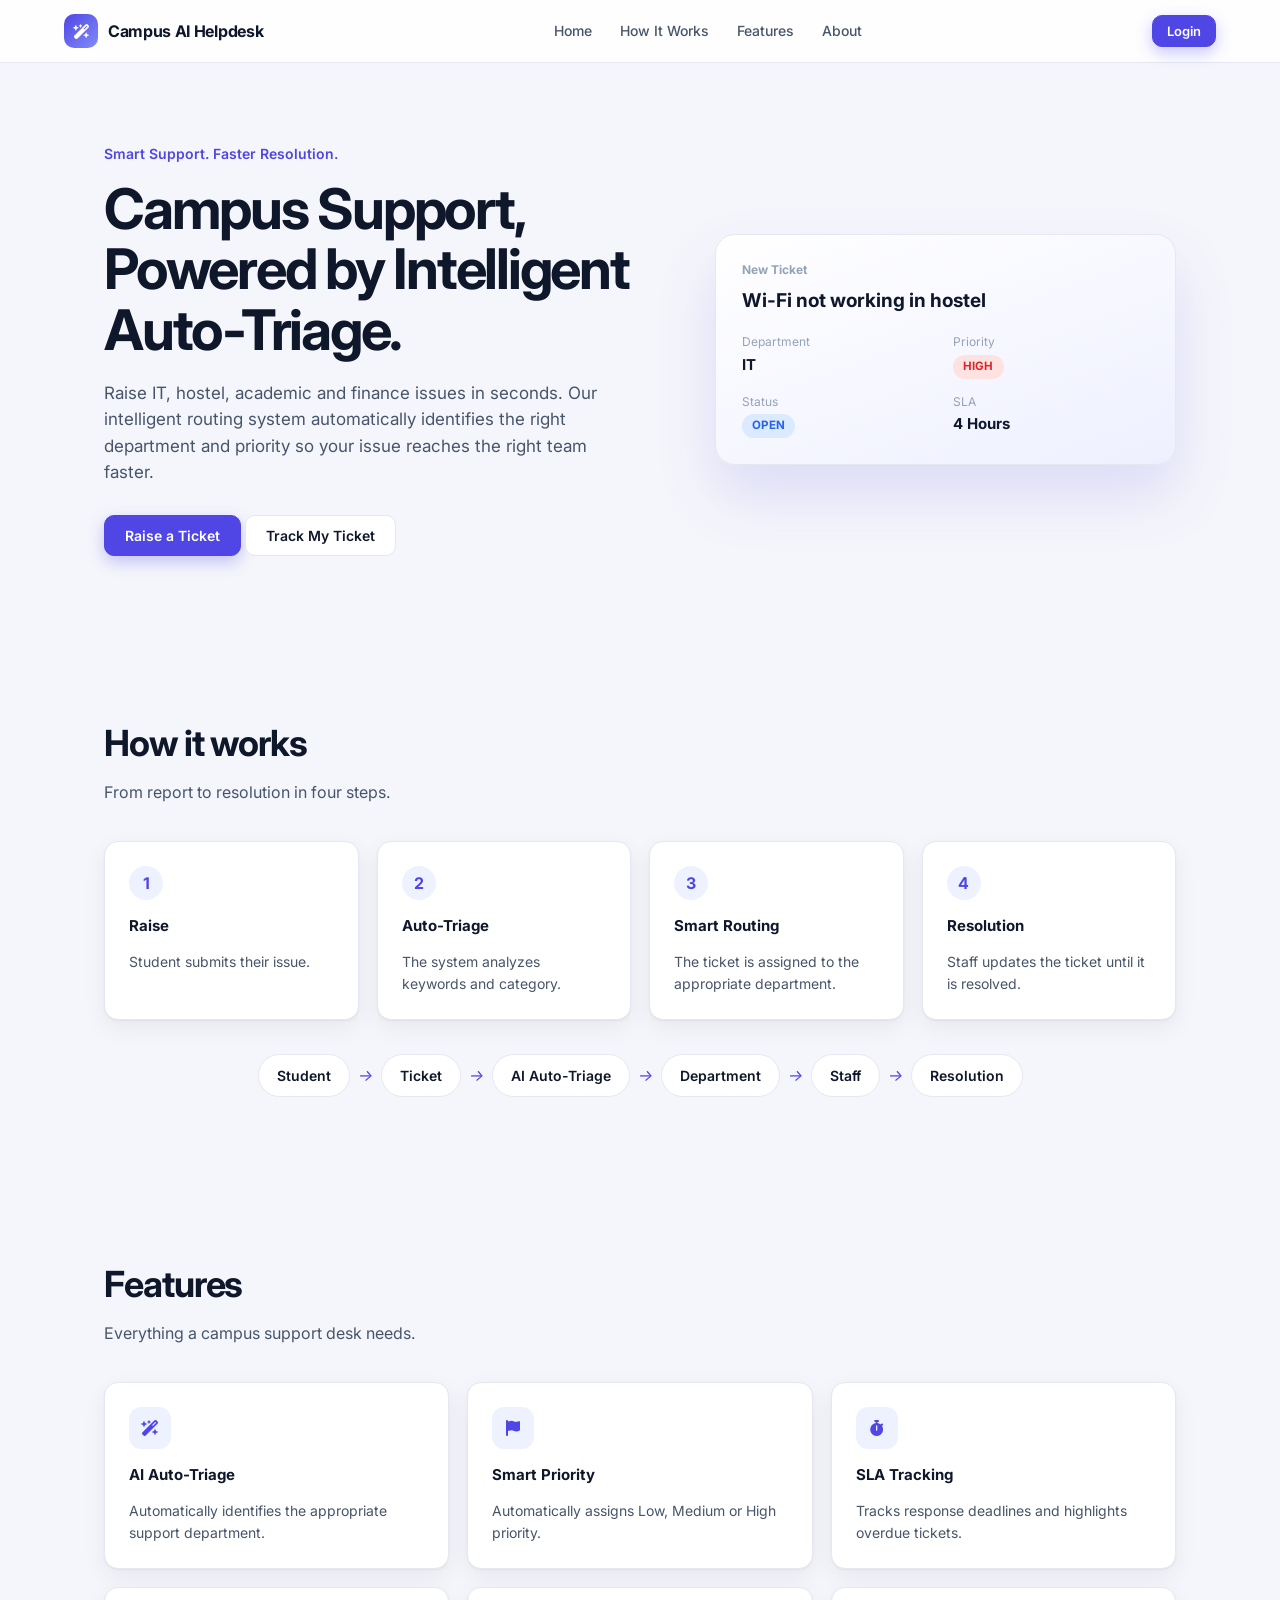
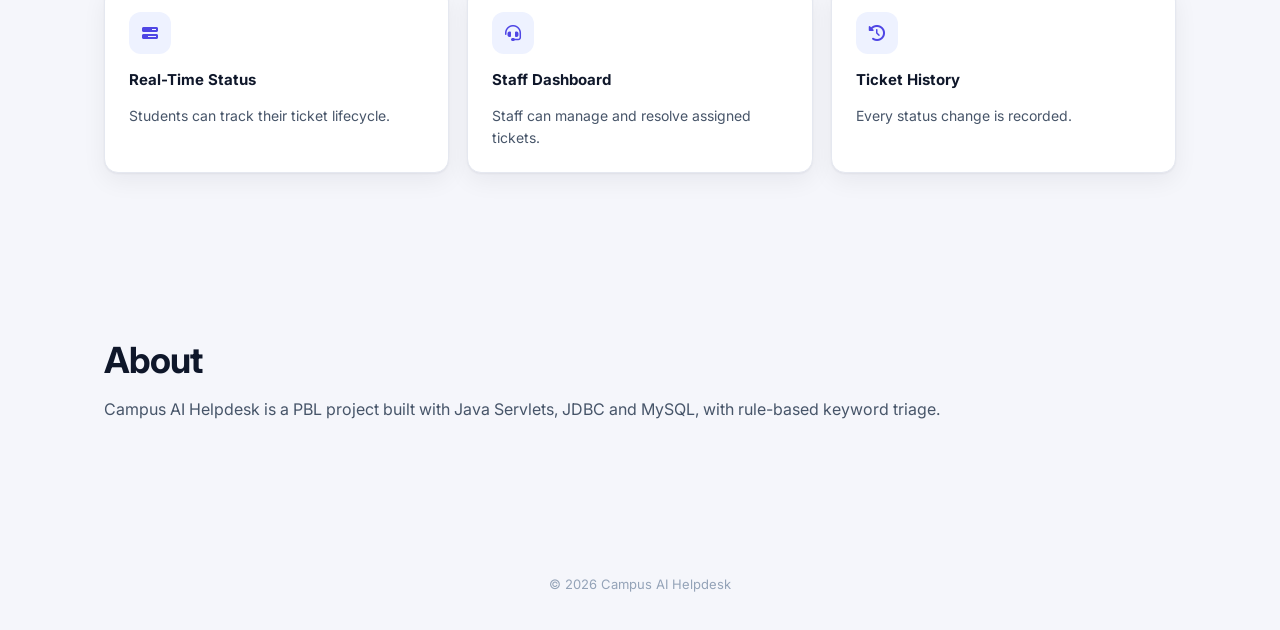
<file: helpdesk/index.html>
<!doctype html><html lang="en"><head><title>Campus AI Helpdesk - Smart Support. Faster Resolution.</title><meta charset="utf-8"><meta name="viewport" content="width=device-width,initial-scale=1"><link rel="preconnect" href="https://fonts.googleapis.com"><link href="https://fonts.googleapis.com/css2?family=Inter:wght@400;500;600;700;800&display=swap" rel="stylesheet"><link rel="stylesheet" href="https://cdnjs.cloudflare.com/ajax/libs/font-awesome/6.5.1/css/all.min.css"><link rel="stylesheet" href="css/style.css"></head><body data-page="home">
<header class="nav"><span class="logo"><i class="fa-solid fa-wand-magic-sparkles"></i>Campus AI Helpdesk</span><nav><a href="#">Home</a><a href="#how">How It Works</a><a href="#features">Features</a><a href="#about">About</a></nav><a class="btn p sm" href="login.html">Login</a></header>
<section class="hero"><div><div class="tag">Smart Support. Faster Resolution.</div><h1>Campus Support, Powered by Intelligent Auto-Triage.</h1><p>Raise IT, hostel, academic and finance issues in seconds. Our intelligent routing system automatically identifies the right department and priority so your issue reaches the right team faster.</p><a class="btn p" href="raise-ticket.html">Raise a Ticket</a> <a class="btn" href="my-tickets.html">Track My Ticket</a></div>
<div class="mock"><h4>New Ticket</h4><h3>Wi-Fi not working in hostel</h3><div class="kv"><div><small>Department</small><b>IT</b></div><div><small>Priority</small><span class="badge HIGH">HIGH</span></div><div><small>Status</small><span class="badge OPEN">OPEN</span></div><div><small>SLA</small><b>4 Hours</b></div></div></div></section>
<section class="sec" id="how"><h2>How it works</h2><p>From report to resolution in four steps.</p><div class="steps">
<div class="card"><b>1</b><h3>Raise</h3><p>Student submits their issue.</p></div><div class="card"><b>2</b><h3>Auto-Triage</h3><p>The system analyzes keywords and category.</p></div><div class="card"><b>3</b><h3>Smart Routing</h3><p>The ticket is assigned to the appropriate department.</p></div><div class="card"><b>4</b><h3>Resolution</h3><p>Staff updates the ticket until it is resolved.</p></div></div>
<div class="flow"><span>Student</span><i>→</i><span>Ticket</span><i>→</i><span>AI Auto-Triage</span><i>→</i><span>Department</span><i>→</i><span>Staff</span><i>→</i><span>Resolution</span></div></section>
<section class="sec" id="features"><h2>Features</h2><p>Everything a campus support desk needs.</p><div class="feat">
<div class="card"><i class="fa-solid fa-wand-magic-sparkles"></i><h3>AI Auto-Triage</h3><p>Automatically identifies the appropriate support department.</p></div><div class="card"><i class="fa-solid fa-flag"></i><h3>Smart Priority</h3><p>Automatically assigns Low, Medium or High priority.</p></div><div class="card"><i class="fa-solid fa-stopwatch"></i><h3>SLA Tracking</h3><p>Tracks response deadlines and highlights overdue tickets.</p></div><div class="card"><i class="fa-solid fa-bars-progress"></i><h3>Real-Time Status</h3><p>Students can track their ticket lifecycle.</p></div><div class="card"><i class="fa-solid fa-headset"></i><h3>Staff Dashboard</h3><p>Staff can manage and resolve assigned tickets.</p></div><div class="card"><i class="fa-solid fa-clock-rotate-left"></i><h3>Ticket History</h3><p>Every status change is recorded.</p></div></div></section>
<section class="sec" id="about"><h2>About</h2><p>Campus AI Helpdesk is a PBL project built with Java Servlets, JDBC and MySQL, with rule-based keyword triage.</p></section><footer>© 2026 Campus AI Helpdesk</footer></body></html>
</file>
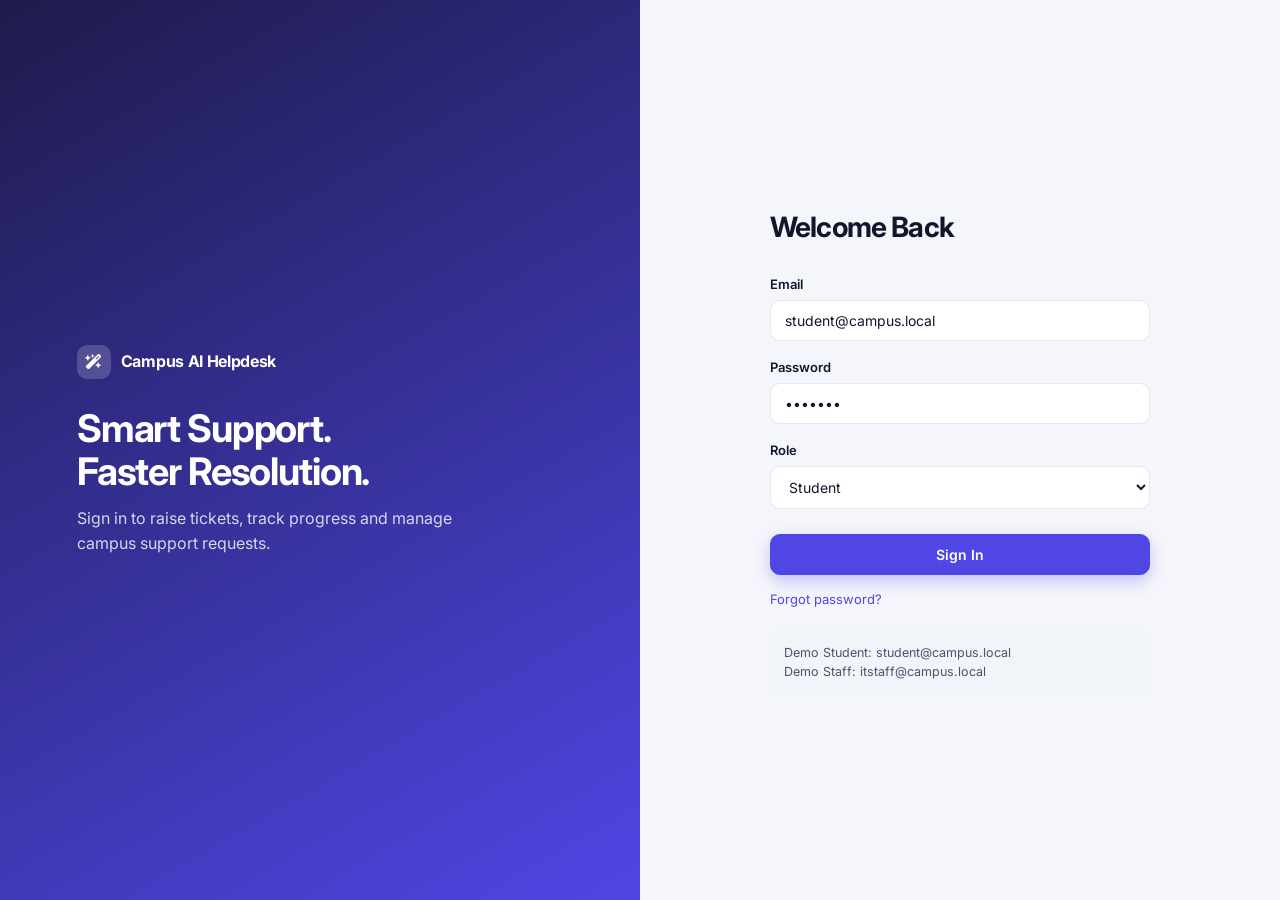
<file: helpdesk/login.html>
<!doctype html><html lang="en"><head><title>Sign in - Campus AI Helpdesk</title><meta charset="utf-8"><meta name="viewport" content="width=device-width,initial-scale=1"><link rel="preconnect" href="https://fonts.googleapis.com"><link href="https://fonts.googleapis.com/css2?family=Inter:wght@400;500;600;700;800&display=swap" rel="stylesheet"><link rel="stylesheet" href="https://cdnjs.cloudflare.com/ajax/libs/font-awesome/6.5.1/css/all.min.css"><link rel="stylesheet" href="css/style.css"></head><body data-page="login"><div class="auth"><div class="l"><span class="logo"><i class="fa-solid fa-wand-magic-sparkles"></i>Campus AI Helpdesk</span><h1>Smart Support.<br>Faster Resolution.</h1><p>Sign in to raise tickets, track progress and manage campus support requests.</p></div><div class="r"><form id="lf" novalidate><h2>Welcome Back</h2>
<label for="em">Email</label><input id="em" type="email" value="student@campus.local"><div class="err" id="ee"></div>
<label for="pw">Password</label><input id="pw" type="password" value="demo123"><div class="err" id="pe"></div>
<label for="role">Role</label><select id="role"><option>Student</option><option>Staff</option></select><br><br>
<button class="btn p" style="width:100%;justify-content:center">Sign In</button><p style="margin-top:14px;font-size:13px"><a href="#" id="fp" style="color:var(--ind)">Forgot password?</a></p>
<div class="demo">Demo Student: student@campus.local<br>Demo Staff: itstaff@campus.local</div></form></div></div><div id="modal"></div><script src="js/script.js"></script></body></html>
</file>
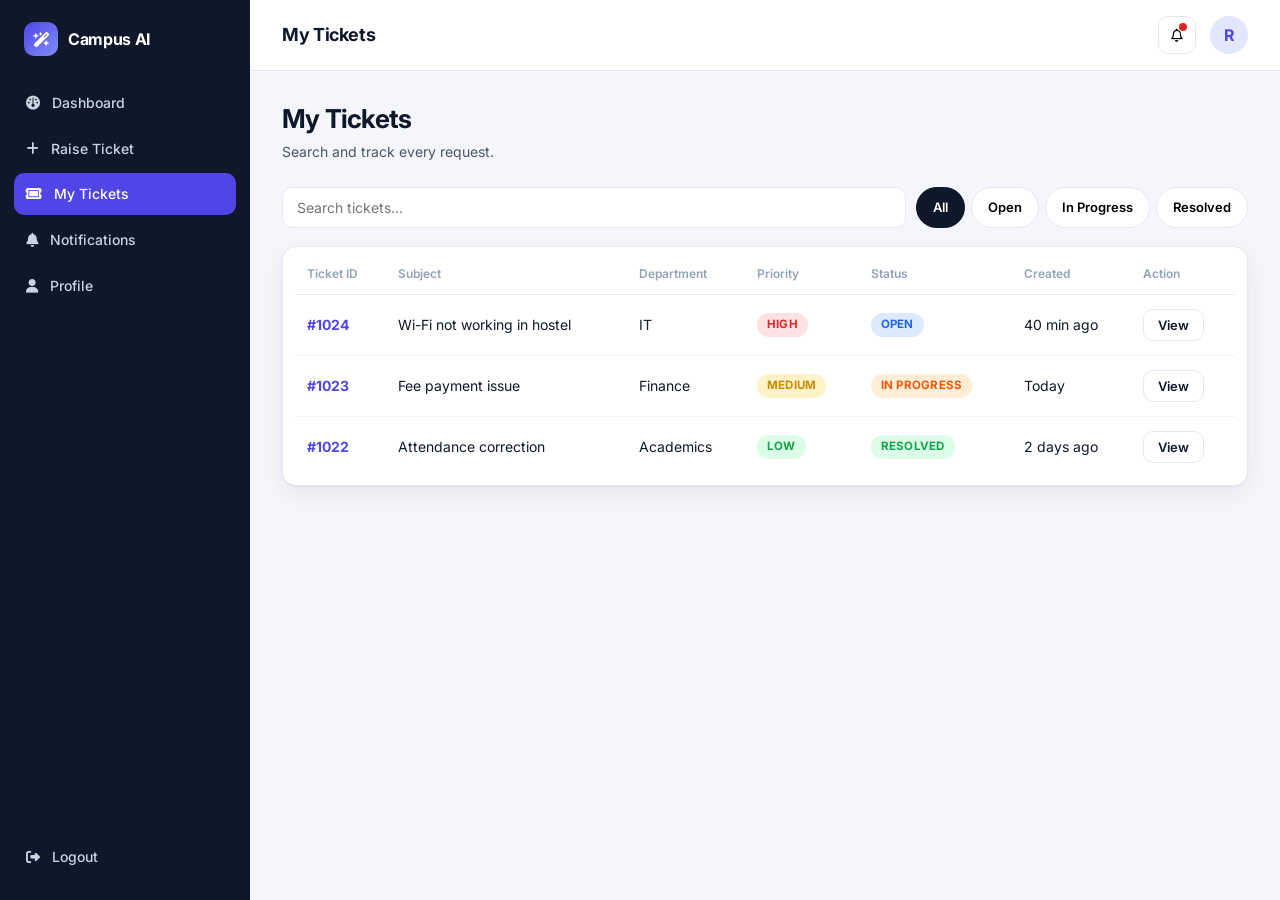
<file: helpdesk/my-tickets.html>
<!doctype html><html lang="en"><head><title>My Tickets - Campus AI Helpdesk</title><meta charset="utf-8"><meta name="viewport" content="width=device-width,initial-scale=1"><link rel="preconnect" href="https://fonts.googleapis.com"><link href="https://fonts.googleapis.com/css2?family=Inter:wght@400;500;600;700;800&display=swap" rel="stylesheet"><link rel="stylesheet" href="https://cdnjs.cloudflare.com/ajax/libs/font-awesome/6.5.1/css/all.min.css"><link rel="stylesheet" href="css/style.css"></head><body data-page="my-tickets"><div class="shell"><aside id="side"></aside><div class="content"><header class="top" id="top"></header><main id="main"></main></div></div><div id="modal"></div><script src="js/script.js"></script></body></html>
</file>
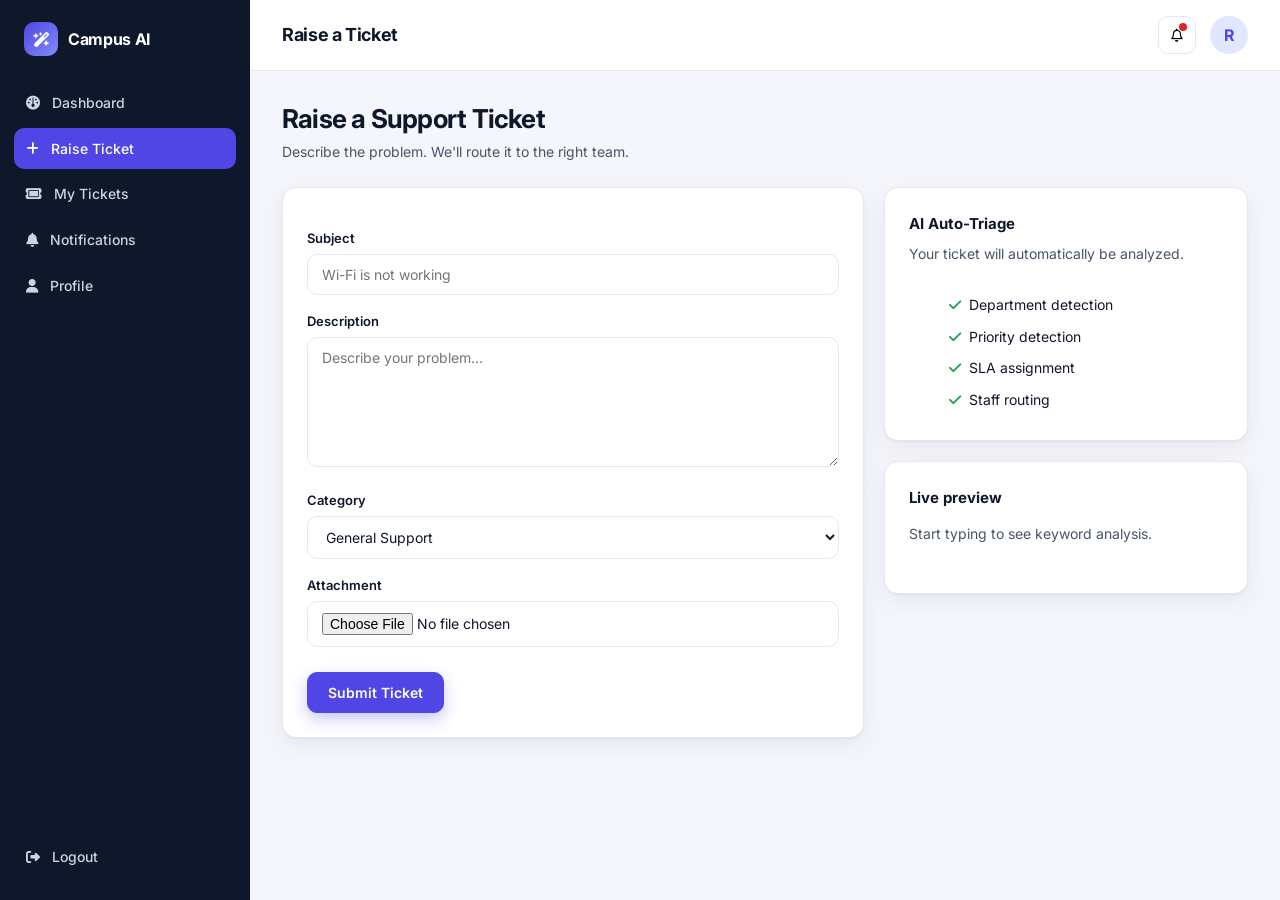
<file: helpdesk/raise-ticket.html>
<!doctype html><html lang="en"><head><title>Raise a Ticket - Campus AI Helpdesk</title><meta charset="utf-8"><meta name="viewport" content="width=device-width,initial-scale=1"><link rel="preconnect" href="https://fonts.googleapis.com"><link href="https://fonts.googleapis.com/css2?family=Inter:wght@400;500;600;700;800&display=swap" rel="stylesheet"><link rel="stylesheet" href="https://cdnjs.cloudflare.com/ajax/libs/font-awesome/6.5.1/css/all.min.css"><link rel="stylesheet" href="css/style.css"></head><body data-page="raise-ticket"><div class="shell"><aside id="side"></aside><div class="content"><header class="top" id="top"></header><main id="main"></main></div></div><div id="modal"></div><script src="js/script.js"></script></body></html>
</file>
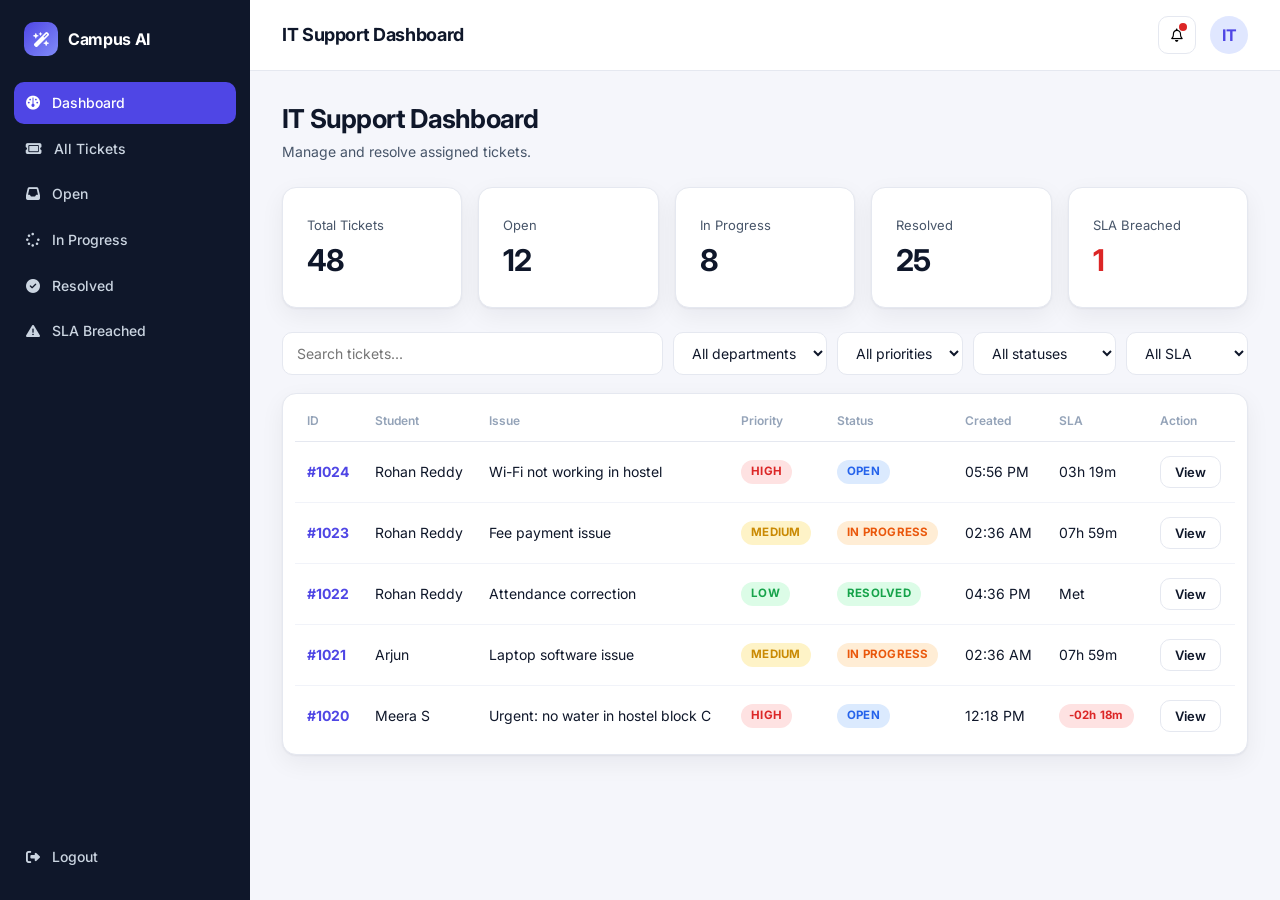
<file: helpdesk/staff-dashboard.html>
<!doctype html><html lang="en"><head><title>Staff Dashboard - Campus AI Helpdesk</title><meta charset="utf-8"><meta name="viewport" content="width=device-width,initial-scale=1"><link rel="preconnect" href="https://fonts.googleapis.com"><link href="https://fonts.googleapis.com/css2?family=Inter:wght@400;500;600;700;800&display=swap" rel="stylesheet"><link rel="stylesheet" href="https://cdnjs.cloudflare.com/ajax/libs/font-awesome/6.5.1/css/all.min.css"><link rel="stylesheet" href="css/style.css"></head><body data-page="staff-dashboard"><div class="shell"><aside id="side"></aside><div class="content"><header class="top" id="top"></header><main id="main"></main></div></div><div id="modal"></div><script src="js/script.js"></script></body></html>
</file>
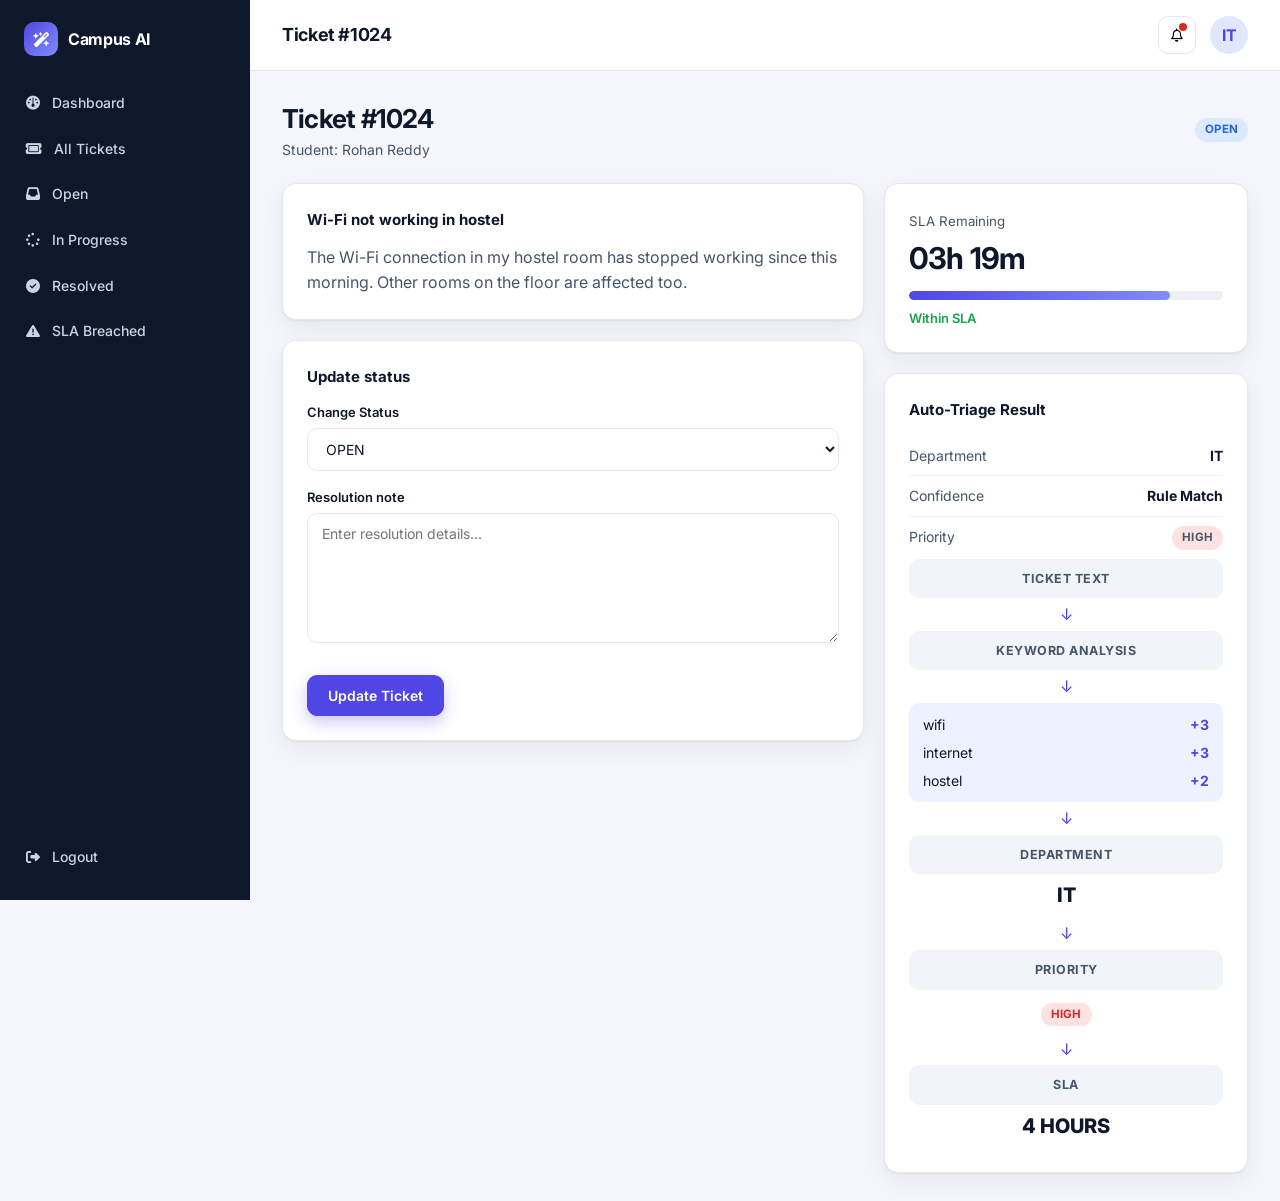
<file: helpdesk/staff-ticket-details.html>
<!doctype html><html lang="en"><head><title>Staff Ticket - Campus AI Helpdesk</title><meta charset="utf-8"><meta name="viewport" content="width=device-width,initial-scale=1"><link rel="preconnect" href="https://fonts.googleapis.com"><link href="https://fonts.googleapis.com/css2?family=Inter:wght@400;500;600;700;800&display=swap" rel="stylesheet"><link rel="stylesheet" href="https://cdnjs.cloudflare.com/ajax/libs/font-awesome/6.5.1/css/all.min.css"><link rel="stylesheet" href="css/style.css"></head><body data-page="staff-ticket-details"><div class="shell"><aside id="side"></aside><div class="content"><header class="top" id="top"></header><main id="main"></main></div></div><div id="modal"></div><script src="js/script.js"></script></body></html>
</file>
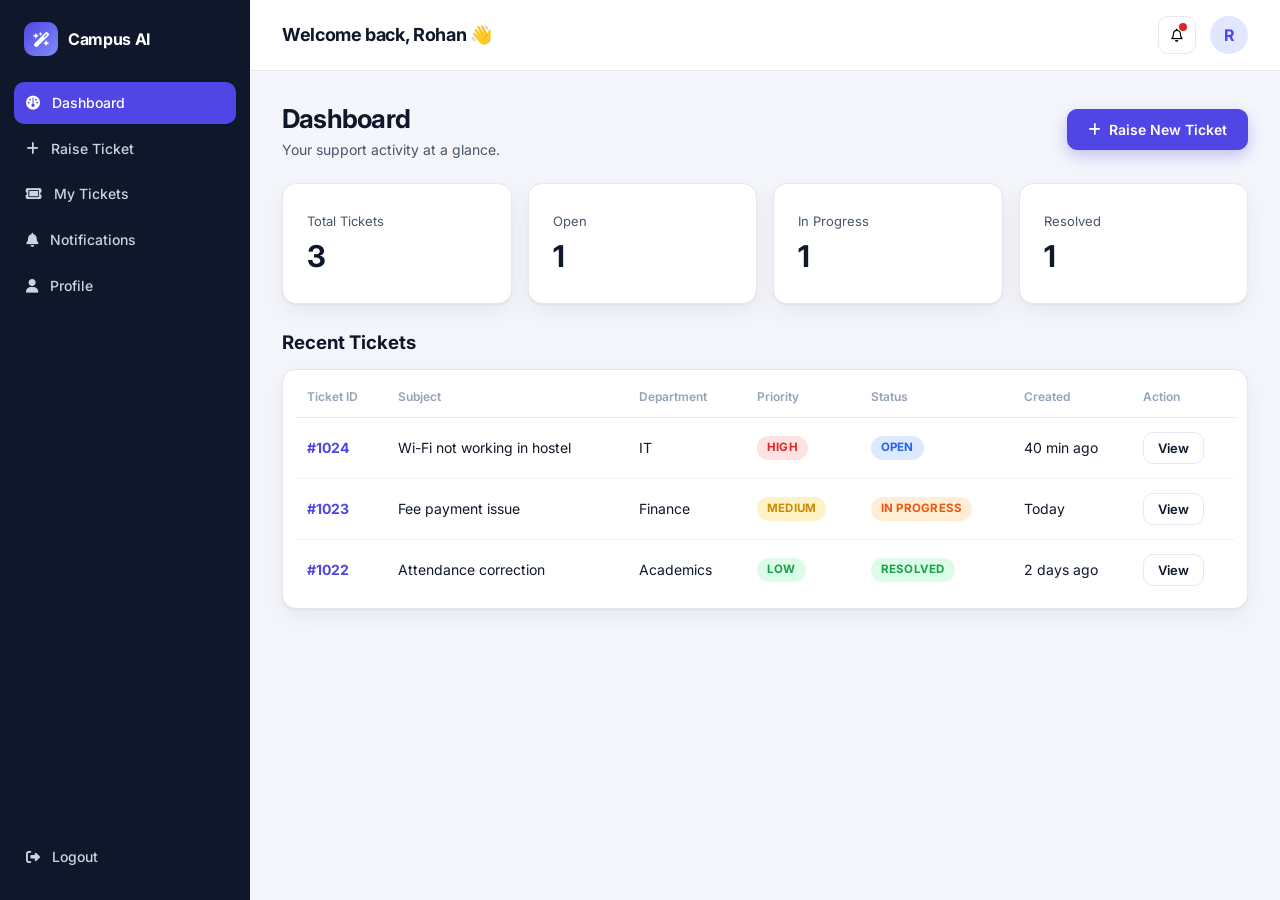
<file: helpdesk/student-dashboard.html>
<!doctype html><html lang="en"><head><title>Dashboard - Campus AI Helpdesk</title><meta charset="utf-8"><meta name="viewport" content="width=device-width,initial-scale=1"><link rel="preconnect" href="https://fonts.googleapis.com"><link href="https://fonts.googleapis.com/css2?family=Inter:wght@400;500;600;700;800&display=swap" rel="stylesheet"><link rel="stylesheet" href="https://cdnjs.cloudflare.com/ajax/libs/font-awesome/6.5.1/css/all.min.css"><link rel="stylesheet" href="css/style.css"></head><body data-page="student-dashboard"><div class="shell"><aside id="side"></aside><div class="content"><header class="top" id="top"></header><main id="main"></main></div></div><div id="modal"></div><script src="js/script.js"></script></body></html>
</file>
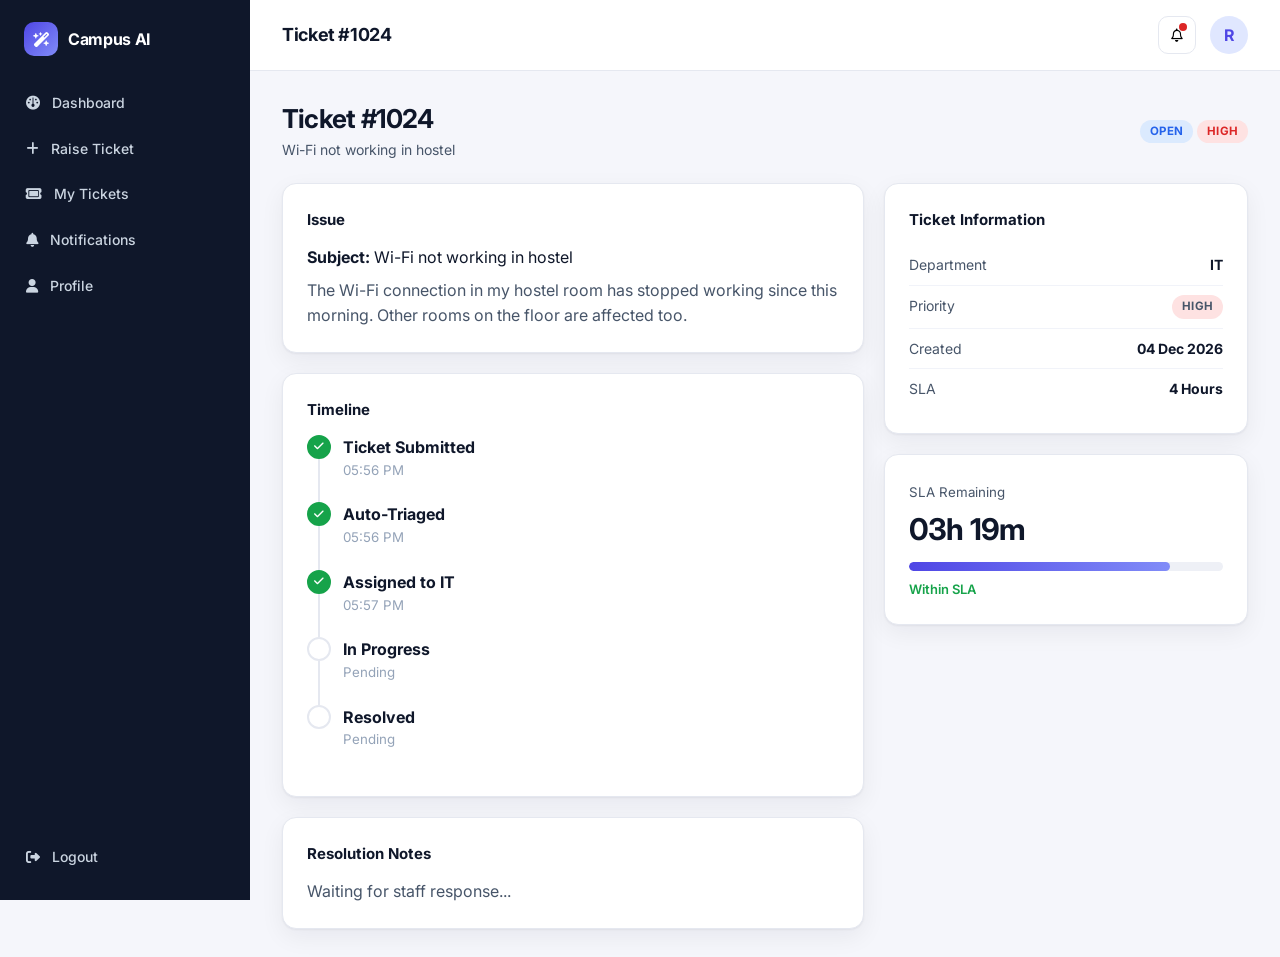
<file: helpdesk/ticket-details.html>
<!doctype html><html lang="en"><head><title>Ticket Details - Campus AI Helpdesk</title><meta charset="utf-8"><meta name="viewport" content="width=device-width,initial-scale=1"><link rel="preconnect" href="https://fonts.googleapis.com"><link href="https://fonts.googleapis.com/css2?family=Inter:wght@400;500;600;700;800&display=swap" rel="stylesheet"><link rel="stylesheet" href="https://cdnjs.cloudflare.com/ajax/libs/font-awesome/6.5.1/css/all.min.css"><link rel="stylesheet" href="css/style.css"></head><body data-page="ticket-details"><div class="shell"><aside id="side"></aside><div class="content"><header class="top" id="top"></header><main id="main"></main></div></div><div id="modal"></div><script src="js/script.js"></script></body></html>
</file>
<file: helpdesk/css/style.css>
:root{--navy:#0f172a;--ink2:#475569;--mut:#94a3b8;--bg:#f5f6fb;--card:#fff;--line:#e5e8f0;--ind:#4f46e5;--ind2:#6366f1;--blue:#2563eb;--org:#ea580c;--grn:#16a34a;--red:#dc2626;--yel:#ca8a04;--r:14px;--sh:0 1px 2px rgba(15,23,42,.05),0 8px 24px rgba(15,23,42,.06)}
*{box-sizing:border-box;margin:0}html{scroll-behavior:smooth}
body{font-family:Inter,system-ui,sans-serif;background:var(--bg);color:var(--navy);line-height:1.55;-webkit-font-smoothing:antialiased}
a{color:inherit;text-decoration:none}:focus-visible{outline:2px solid var(--ind);outline-offset:2px}
.logo{display:flex;align-items:center;gap:10px;font-weight:700;letter-spacing:-.02em}
.logo i{width:34px;height:34px;border-radius:10px;background:linear-gradient(135deg,var(--ind),#818cf8);display:grid;place-items:center;color:#fff;font-size:15px}
.btn{display:inline-flex;align-items:center;gap:8px;padding:11px 20px;border-radius:10px;border:1px solid var(--line);background:#fff;font:600 14px Inter;cursor:pointer;color:var(--navy);transition:.15s}
.btn:hover{border-color:var(--ind)}.btn.p{background:var(--ind);border-color:var(--ind);color:#fff;box-shadow:0 6px 16px rgba(79,70,229,.3)}.btn.p:hover{background:#4338ca}.btn.sm{padding:7px 14px;font-size:13px}
.card{background:var(--card);border:1px solid var(--line);border-radius:var(--r);box-shadow:var(--sh);padding:24px}
.badge{display:inline-block;padding:3px 10px;border-radius:99px;font-size:11.5px;font-weight:700;letter-spacing:.02em;white-space:nowrap}
.OPEN{background:#dbeafe;color:var(--blue)}.IN-PROGRESS{background:#ffedd5;color:var(--org)}.RESOLVED{background:#dcfce7;color:var(--grn)}.BREACHED{background:#fee2e2;color:var(--red)}
.HIGH{background:#fee2e2;color:var(--red)}.MEDIUM{background:#fef3c7;color:var(--yel)}.LOW{background:#dcfce7;color:var(--grn)}
/* landing */
.nav{position:sticky;top:0;z-index:20;display:flex;align-items:center;justify-content:space-between;padding:14px 5vw;background:rgba(255,255,255,.85);backdrop-filter:blur(12px);border-bottom:1px solid var(--line)}
.nav nav{display:flex;gap:28px;font-size:14px;font-weight:500;color:var(--ink2)}.nav nav a:hover{color:var(--ind)}
.sec{padding:80px 5vw;max-width:1200px;margin:auto}.sec h2{font-size:clamp(26px,3vw,36px);letter-spacing:-.03em;margin-bottom:8px}.sec>p{color:var(--ink2);margin-bottom:36px}
.hero{display:grid;grid-template-columns:1.1fr .9fr;gap:48px;align-items:center;padding:80px 5vw;max-width:1200px;margin:auto}
.hero h1{font-size:clamp(34px,4.6vw,56px);line-height:1.08;letter-spacing:-.04em}.hero p{color:var(--ink2);font-size:17px;margin:20px 0 30px;max-width:520px}.hero .tag{color:var(--ind);font-weight:600;font-size:14px;margin-bottom:14px}
.mock{background:linear-gradient(160deg,#fff,#eef0ff);border:1px solid var(--line);border-radius:20px;padding:26px;box-shadow:0 30px 60px rgba(79,70,229,.15)}
.mock h4{font-size:12px;color:var(--mut);margin-bottom:6px}.mock h3{font-size:19px;margin-bottom:18px}
.kv{display:grid;grid-template-columns:1fr 1fr;gap:14px}.kv div small{display:block;color:var(--mut);font-size:12px}.kv div b{font-size:15px}
.steps{display:grid;grid-template-columns:repeat(4,1fr);gap:18px}.steps .card b{display:grid;place-items:center;width:34px;height:34px;border-radius:50%;background:#eef2ff;color:var(--ind);margin-bottom:14px}
.flow{display:flex;flex-wrap:wrap;gap:8px;align-items:center;justify-content:center;margin-top:34px}.flow span{padding:10px 18px;background:#fff;border:1px solid var(--line);border-radius:99px;font-weight:600;font-size:14px}.flow i{color:var(--ind)}
.feat{display:grid;grid-template-columns:repeat(3,1fr);gap:18px}.feat .card i{width:42px;height:42px;display:grid;place-items:center;border-radius:12px;background:#eef2ff;color:var(--ind);margin-bottom:14px}.feat h3{font-size:16px;margin-bottom:4px}.feat p,.steps p{color:var(--ink2);font-size:14px}
footer{text-align:center;padding:36px;color:var(--mut);font-size:13px}
/* login */
.auth{display:grid;grid-template-columns:1fr 1fr;min-height:100vh}.auth .l{background:linear-gradient(150deg,#1e1b4b,var(--ind));color:#fff;padding:8vw 6vw;display:flex;flex-direction:column;justify-content:center}.auth .l .logo i{background:rgba(255,255,255,.18)}.auth .l h1{font-size:38px;letter-spacing:-.03em;margin:28px 0 12px;line-height:1.15}.auth .l p{opacity:.8;max-width:380px}
.auth .r{display:grid;place-items:center;padding:32px}.auth form{width:100%;max-width:380px}.auth h2{font-size:28px;letter-spacing:-.03em;margin-bottom:24px}
label{display:block;font-size:13px;font-weight:600;margin:16px 0 6px}input,select,textarea{width:100%;padding:11px 14px;border:1px solid var(--line);border-radius:10px;font:14px Inter;background:#fff;color:var(--navy)}input:focus,select:focus,textarea:focus{outline:2px solid #c7d2fe;border-color:var(--ind)}textarea{min-height:130px;resize:vertical}
.err{color:var(--red);font-size:12px;margin-top:4px}.demo{margin-top:22px;padding:12px 14px;background:#f1f5f9;border-radius:10px;font-size:12.5px;color:var(--ink2)}
/* app shell */
.shell{display:flex;min-height:100vh}aside{width:250px;background:var(--navy);color:#cbd5e1;padding:22px 14px;position:sticky;top:0;height:100vh;display:flex;flex-direction:column;gap:4px;flex-shrink:0;transition:.25s;z-index:30}aside .logo{color:#fff;padding:0 10px 22px}
aside a{display:flex;gap:12px;align-items:center;padding:10px 12px;border-radius:10px;font-size:14px;font-weight:500}aside a:hover{background:rgba(255,255,255,.07)}aside a.on{background:var(--ind);color:#fff}aside a.out{margin-top:auto}
.content{flex:1;min-width:0}.top{display:flex;align-items:center;gap:14px;padding:16px 32px;background:#fff;border-bottom:1px solid var(--line)}.top h3{flex:1;font-size:18px;letter-spacing:-.02em}.ib{width:38px;height:38px;border:1px solid var(--line);border-radius:10px;background:#fff;cursor:pointer;position:relative}.ib em{position:absolute;top:6px;right:8px;width:8px;height:8px;border-radius:50%;background:var(--red)}#burger{display:none}
.av{width:38px;height:38px;border-radius:50%;background:#e0e7ff;color:var(--ind);display:grid;place-items:center;font-weight:700}
main{padding:28px 32px;max-width:1300px}main h1{font-size:26px;letter-spacing:-.03em}.sub{color:var(--ink2);margin:2px 0 24px;font-size:14px}.hd{display:flex;justify-content:space-between;align-items:center;gap:12px;flex-wrap:wrap;margin-bottom:22px}
.stats{display:grid;grid-template-columns:repeat(auto-fit,minmax(170px,1fr));gap:16px;margin-bottom:24px}.stat small{color:var(--ink2);font-size:13px}.stat b{display:block;font-size:30px;letter-spacing:-.03em}.stat.red b{color:var(--red)}
.bar{display:flex;gap:10px;flex-wrap:wrap;margin-bottom:18px}.bar input{flex:1;min-width:200px}.bar select{width:auto}
.chips{display:flex;gap:6px;flex-wrap:wrap}.chip{padding:8px 16px;border-radius:99px;border:1px solid var(--line);background:#fff;font:600 13px Inter;cursor:pointer}.chip.on{background:var(--navy);color:#fff;border-color:var(--navy)}
table{width:100%;border-collapse:collapse;font-size:14px}th{text-align:left;font-size:12px;color:var(--mut);font-weight:600;padding:10px 12px;border-bottom:1px solid var(--line)}td{padding:14px 12px;border-bottom:1px solid #f1f3f9}tr:last-child td{border:0}.tw{padding:8px 12px;overflow-x:auto}.id{font-weight:700;color:var(--ind)}
.two{display:grid;grid-template-columns:1.6fr 1fr;gap:20px;align-items:start}.stack{display:grid;gap:20px}.card h3{font-size:15px;margin-bottom:14px}.info div{display:flex;justify-content:space-between;padding:9px 0;border-bottom:1px solid #f1f3f9;font-size:14px}.info div:last-child{border:0}.info span{color:var(--ink2)}
.tl{list-style:none;padding:0;position:relative}.tl li{position:relative;padding:0 0 22px 36px}.tl li:before{content:"";position:absolute;left:11px;top:24px;bottom:0;width:2px;background:var(--line)}.tl li:last-child:before{display:none}.tl li i{position:absolute;left:0;top:0;width:24px;height:24px;border-radius:50%;display:grid;place-items:center;font-size:11px;background:#fff;border:2px solid var(--line);color:var(--mut)}.tl li.done i{background:var(--grn);border-color:var(--grn);color:#fff}.tl li.cur i{border-color:var(--ind);color:var(--ind);box-shadow:0 0 0 5px #e0e7ff}.tl small{display:block;color:var(--mut)}
.sla small{color:var(--ink2)}.sla b{display:block;font-size:30px;letter-spacing:-.03em;margin:2px 0 10px}.track{height:9px;border-radius:9px;background:#eef0f6;overflow:hidden}.track div{height:100%;border-radius:9px;background:linear-gradient(90deg,var(--ind),#818cf8)}.sla p{font-size:13px;margin-top:8px;font-weight:600;color:var(--grn)}.sla.bad{border-color:#fecaca;background:#fff5f5}.sla.bad b,.sla.bad p{color:var(--red)}.sla.bad .track div{background:var(--red)}.sla.warn p{color:var(--org)}
.tri{text-align:center}.tri .n{padding:10px;border-radius:10px;background:#f1f5f9;font-size:12.5px;font-weight:700;letter-spacing:.04em;color:var(--ink2)}.tri .ar{color:var(--ind);margin:4px 0}.tri .kw{background:#eef2ff;border-radius:10px;padding:8px 14px}.tri .kw div{display:flex;justify-content:space-between;font-size:14px;padding:3px 0}.tri .kw b{color:var(--ind)}.tri .v{font-size:20px;font-weight:800;padding:6px}
.info-list li{list-style:none;padding:5px 0;font-size:14px}.info-list i{color:var(--grn);margin-right:8px}
#modal{position:fixed;inset:0;background:rgba(15,23,42,.5);display:none;place-items:center;z-index:50;padding:16px}#modal.on{display:grid}.mb{background:#fff;border-radius:18px;padding:30px;width:100%;max-width:440px;animation:pop .2s ease-out;max-height:90vh;overflow:auto}@keyframes pop{from{transform:scale(.95);opacity:0}}.mb .ok{width:56px;height:56px;border-radius:50%;background:#dcfce7;color:var(--grn);display:grid;place-items:center;font-size:24px;margin:0 auto 12px}.mb h2{text-align:center;font-size:20px;margin-bottom:16px}
.toast{position:fixed;bottom:24px;left:50%;transform:translateX(-50%);background:var(--navy);color:#fff;padding:12px 20px;border-radius:10px;font-size:14px;z-index:60}
.note{display:flex;gap:12px;padding:12px 0;border-bottom:1px solid #f1f3f9;font-size:14px}.note:last-child{border:0}
@media(max-width:900px){.hero,.two,.auth{grid-template-columns:1fr}.steps,.feat{grid-template-columns:1fr 1fr}.nav nav{display:none}.auth .l{padding:40px 6vw}
aside{position:fixed;left:0;top:0;transform:translateX(-100%)}aside.on{transform:none}#burger{display:block}.top,main{padding-left:16px;padding-right:16px}}
@media(max-width:620px){.steps,.feat{grid-template-columns:1fr}
.rt thead{display:none}.rt tr{display:block;padding:14px 4px;border-bottom:1px solid var(--line)}.rt td{display:flex;justify-content:space-between;gap:12px;border:0;padding:5px 8px}.rt td:before{content:attr(data-label);color:var(--mut);font-size:12px;font-weight:600}}
@media(prefers-reduced-motion:reduce){*{animation:none!important;transition:none!important}}
</file>
